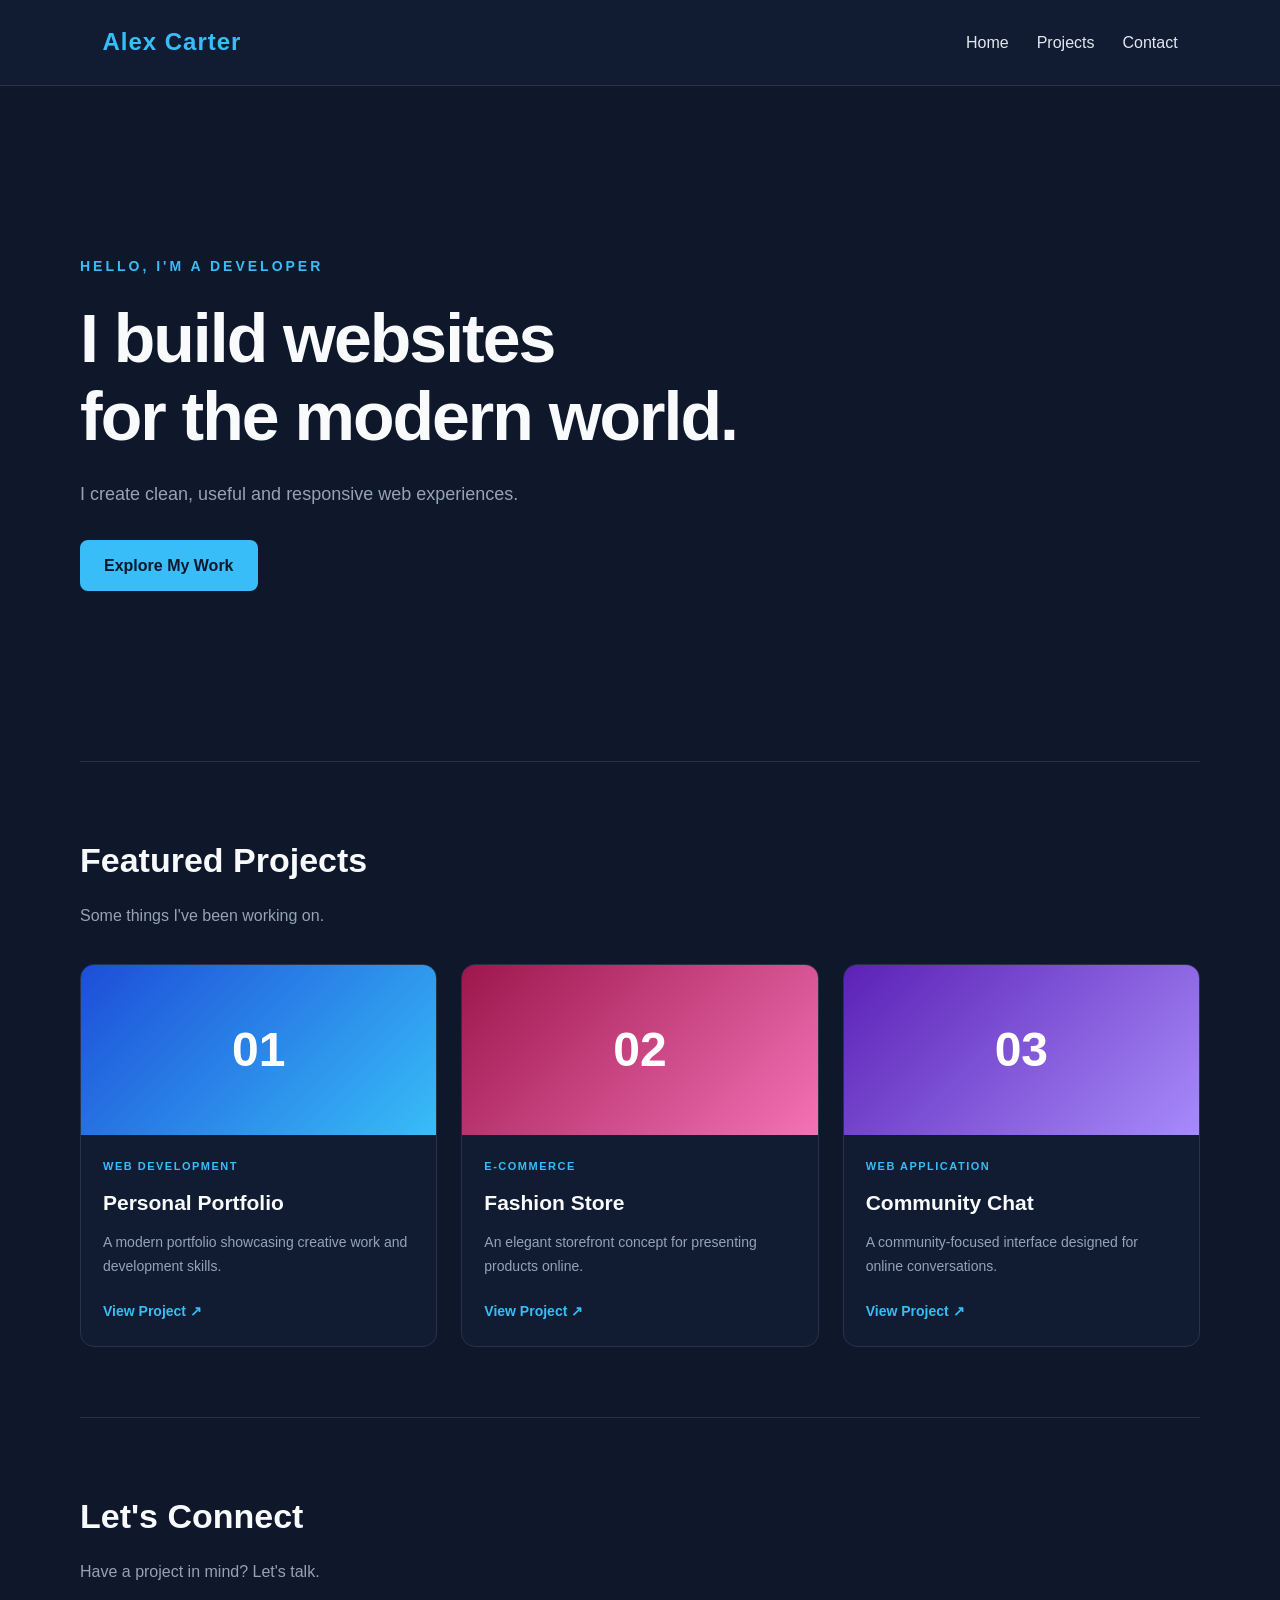
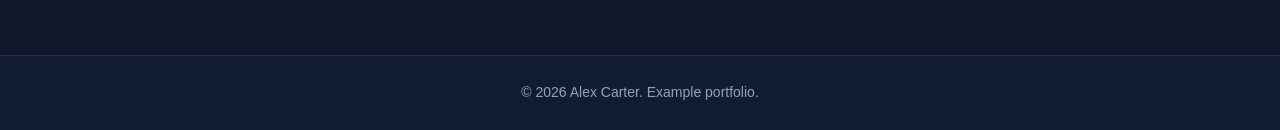
<file: index.html>
<!DOCTYPE html>
<html lang="en">
<head>
    <meta charset="UTF-8">
    <meta name="viewport" content="width=device-width, initial-scale=1.0">
    <title>Alex Carter | Developer Portfolio</title>
    <link rel="stylesheet" href="style.css">
</head>
<body>

    <header>
        <h2>Alex Carter</h2>

        <nav>
            <a href="#home">Home</a>
            <a href="#projects">Projects</a>
            <a href="#contact">Contact</a>
        </nav>
    </header>

    <main>
        <section id="home">
            <p>HELLO, I'M A DEVELOPER</p>
            <h1>I build websites<br>for the modern world.</h1>
            <p>I create clean, useful and responsive web experiences.</p>
            <a href="#projects">Explore My Work</a>
        </section>

        
<section id="projects">
    <h2>Featured Projects</h2>
    <p>Some things I've been working on.</p>

    <div class="project-grid">

        <article class="project-card">
            <div class="project-image image-one">01</div>
            <div class="project-info">
                <p class="project-type">WEB DEVELOPMENT</p>
                <h3>Personal Portfolio</h3>
                <p>A modern portfolio showcasing creative work and development skills.</p>
                <a href="#contact">View Project ↗</a>
            </div>
        </article>

        <article class="project-card">
            <div class="project-image image-two">02</div>
            <div class="project-info">
                <p class="project-type">E-COMMERCE</p>
                <h3>Fashion Store</h3>
                <p>An elegant storefront concept for presenting products online.</p>
                <a href="#contact">View Project ↗</a>
            </div>
        </article>

        <article class="project-card">
            <div class="project-image image-three">03</div>
            <div class="project-info">
                <p class="project-type">WEB APPLICATION</p>
                <h3>Community Chat</h3>
                <p>A community-focused interface designed for online conversations.</p>
                <a href="#contact">View Project ↗</a>
            </div>
        </article>

    </div>
</section>

        <section id="contact">
            <h2>Let's Connect</h2>
            <p>Have a project in mind? Let's talk.</p>
        </section>
    </main>

    <footer>
        <p>© 2026 Alex Carter. Example portfolio.</p>
    </footer>

    <script src="script.js"></script>
</body>
</html>
</file>
<file: style.css>
/* =========================
   1. GLOBAL SETTINGS
   ========================= */

* {
    box-sizing: border-box;
    margin: 0;
    padding: 0;
    scroll-behavior: smooth;
}

body {
    background-color: #0f172a;
    color: #f8fafc;
    font-family: Arial, Helvetica, sans-serif;
    line-height: 1.7;
}


/* =========================
   2. HEADER & NAVIGATION
   ========================= */

header {
    display: flex;
    justify-content: space-between;
    align-items: center;

    padding: 22px 8%;
    background-color: #111c32;
    border-bottom: 1px solid #26334b;
}

header h2 {
    color: #38bdf8;
    font-size: 24px;
    letter-spacing: 1px;
}

nav {
    display: flex;
    align-items: center;
    gap: 28px;
}

a {
    color: #e2e8f0;
    text-decoration: none;
    transition: color 0.3s ease;
}

nav a:hover {
    color: #38bdf8;
}


/* =========================
   3. MAIN CONTENT
   ========================= */

main {
    width: 100%;
    max-width: 1200px;
    margin: 0 auto;
    padding: 0 40px;
}


/* =========================
   4. HERO SECTION
   ========================= */

#home {
    min-height: 75vh;

    display: flex;
    flex-direction: column;
    justify-content: center;
    align-items: flex-start;

    padding: 90px 0;
}

#home p:first-child {
    color: #38bdf8;
    font-size: 14px;
    font-weight: bold;
    letter-spacing: 3px;
    text-transform: uppercase;
    margin-bottom: 20px;
}

#home h1 {
    font-size: clamp(38px, 6vw, 68px);
    line-height: 1.15;
    letter-spacing: -2px;
    margin-bottom: 24px;
    text-align: left;
}

#home p:not(:first-child) {
    color: #94a3b8;
    font-size: 18px;
    max-width: 550px;
    margin-bottom: 30px;
}

#home > a {
    display: inline-block;
    background-color: #38bdf8;
    color: #0f172a;

    padding: 12px 24px;
    border-radius: 8px;
    font-weight: bold;

    transition: transform 0.3s ease,
                background-color 0.3s ease;
}

#home > a:hover {
    background-color: #7dd3fc;
    transform: translateY(-3px);
}


/* =========================
   5. PROJECTS SECTION
   ========================= */

#projects {
    padding: 70px 0;
    border-top: 1px solid #26334b;
}

#projects h2,
#contact h2 {
    font-size: 34px;
    margin-bottom: 12px;
}

#projects > p,
#contact > p {
    color: #94a3b8;
}


/* =========================
   6. CONTACT SECTION
   ========================= */

#contact {
    padding: 70px 0;
    border-top: 1px solid #26334b;
}


/* =========================
   7. FOOTER
   ========================= */

footer {
    text-align: center;
    padding: 25px 15px;
    background-color: #111c32;
    color: #94a3b8;
    border-top: 1px solid #26334b;
    font-size: 14px;
}


/* =========================
   8. MOBILE RESPONSIVENESS
   ========================= */

@media (max-width: 600px) {

    header {
        flex-direction: column;
        gap: 15px;
        padding: 20px;
    }

    nav {
        gap: 18px;
    }

    main {
        padding: 0 22px;
    }

    #home {
        min-height: 65vh;
        padding: 65px 0;
    }

    #home h1 {
        font-size: 40px;
        letter-spacing: -1px;
    }

    #home p:not(:first-child) {
        font-size: 16px;
    }

    #projects h2,
    #contact h2 {
        font-size: 28px;
    }
}

/* PROJECT GRID */

.project-grid {
    display: grid;
    grid-template-columns: repeat(3, minmax(0, 1fr));
    gap: 24px;
    margin-top: 35px;
}

.project-card {
    background-color: #111c32;
    border: 1px solid #26334b;
    border-radius: 14px;
    overflow: hidden;

    transition: transform 0.3s ease,
                border-color 0.3s ease;
}

.project-card:hover {
    transform: translateY(-6px);
    border-color: #38bdf8;
}

.project-image {
    height: 170px;
    display: flex;
    align-items: center;
    justify-content: center;

    font-size: 48px;
    font-weight: bold;
    color: #ffffff;
}

.image-one {
    background: linear-gradient(135deg, #1d4ed8, #38bdf8);
}

.image-two {
    background: linear-gradient(135deg, #9d174d, #f472b6);
}

.image-three {
    background: linear-gradient(135deg, #5b21b6, #a78bfa);
}

.project-info {
    padding: 22px;
}

.project-type {
    color: #38bdf8;
    font-size: 11px;
    font-weight: bold;
    letter-spacing: 1.5px;
    margin-bottom: 10px;
}

.project-info h3 {
    font-size: 21px;
    margin-bottom: 10px;
}

.project-info > p:not(.project-type) {
    color: #94a3b8;
    font-size: 14px;
    line-height: 1.7;
    margin-bottom: 18px;
}

.project-info a {
    color: #38bdf8;
    font-weight: bold;
    font-size: 14px;
}

.project-info a:hover {
    color: #7dd3fc;
}

/* RESPONSIVE PROJECT CARDS */

@media (max-width: 850px) {
    .project-grid {
        grid-template-columns: repeat(2, minmax(0, 1fr));
    }
}

@media (max-width: 600px) {
    .project-grid {
        grid-template-columns: 1fr;
    }
}

/* Change the cursor across the whole website */
body {
    cursor: crosshair;
}

/* Use a pointer when hovering over links */
a {
    cursor: pointer;
}

/* Use a grab cursor on project cards */
.project-card {
    cursor: grab;
}

.project-card:active {
    cursor: grabbing;
}
body {
    cursor: not-allowed;
}
body {
    cursor: none;
}
</file>
